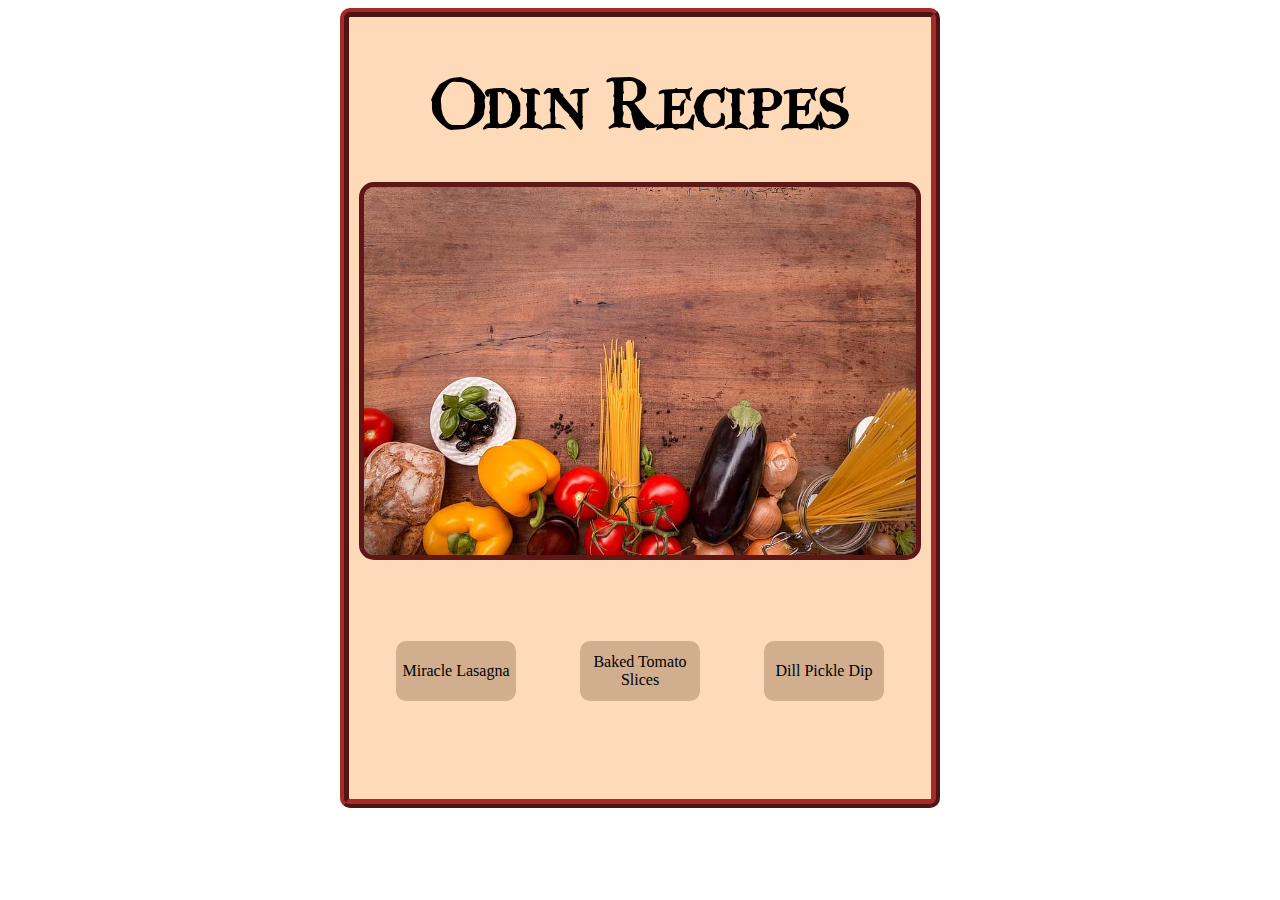
<file: index.html>
<!DOCTYPE html>
<html lang="en">
    <head>
        <meta charset="UTF-8">
        <title>Papa's Pizzeria</title>
        <link rel="stylesheet" href="Styles.css">
    </head>

    <body>
        
     <div class="whole">
        <h1 id="odin">Odin Recipes</h1>
        <img src="images/Kitchen.jpg" alt="Kitchen-art">
        <div class="menu">
            <a class="meal" href="recipes/lasagna.html">Miracle Lasagna</a>
            <a class="meal" id="tomato" href="recipes/baked-tomato-slices.html">Baked Tomato Slices</a>
            <a class="meal" href="recipes/dill-pickle-dip.html">Dill Pickle Dip</a>
        </div>
     </div>
    </body>
</html>
</file>
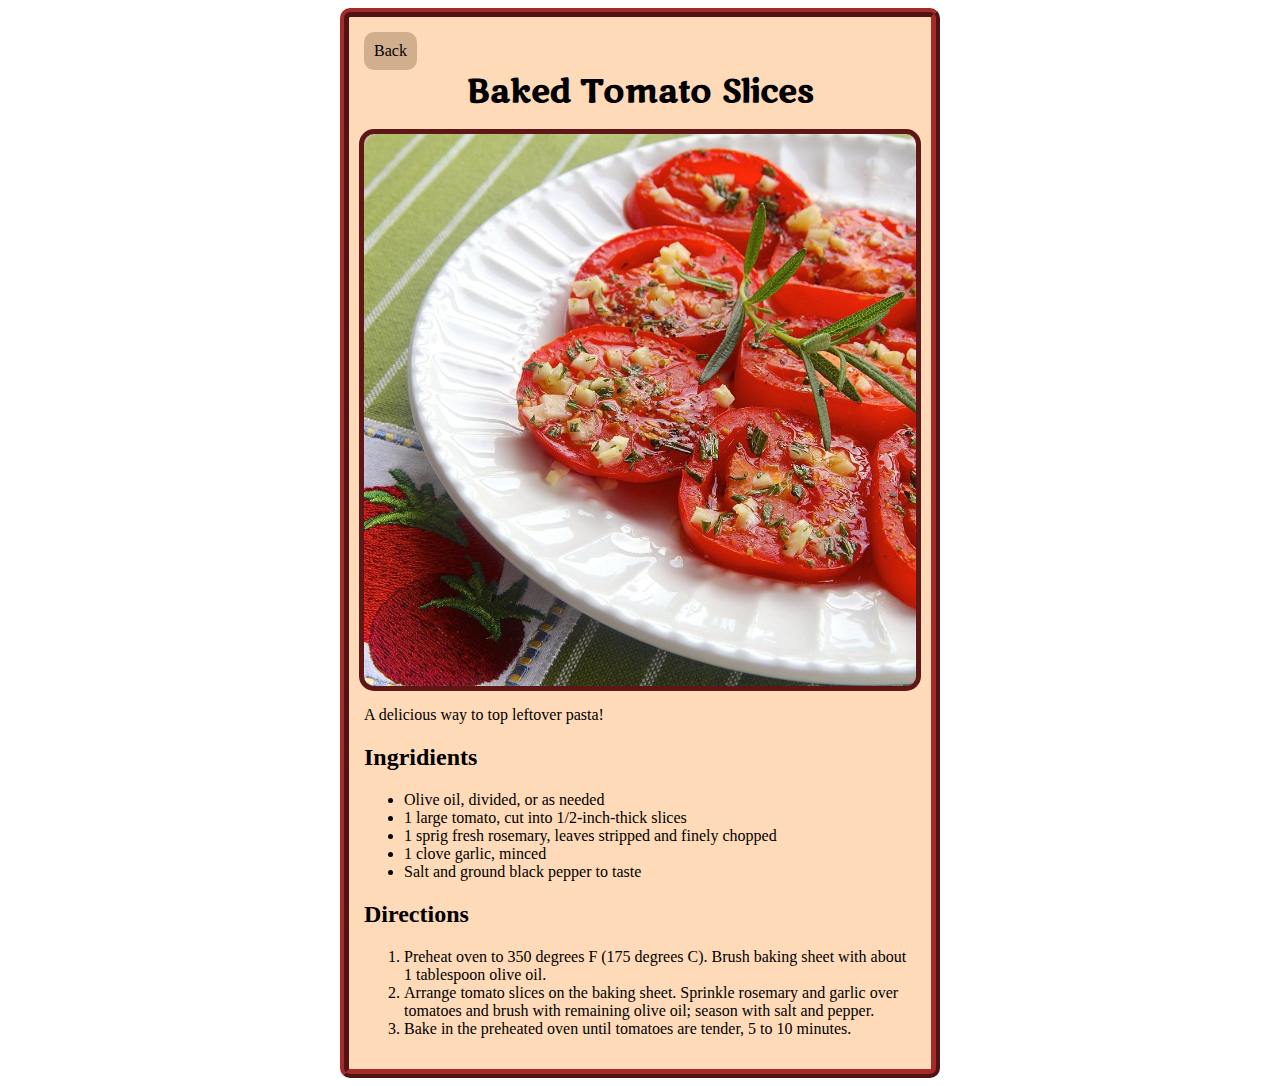
<file: recipes/baked-tomato-slices.html>
<!DOCTYPE html>
<html lang="en">
    <head>
        <meta charset="UTF-8">
        <link href="https://fonts.googleapis.com/css2?family=Marko+One&display=swap" rel="stylesheet">
        <title>Baked Tomato Slices</title>
        <link rel="stylesheet" href="../Styles.css">
    </head>

    <body>
       <div class="whole">
        <a class="back" href="../index.html">Back</a>   
        <h1 class="titles">Baked Tomato Slices</h1>
        <img class="format" src="../images/Baked_Tomatoes.jpg">
        <p>A delicious way to top leftover pasta!</p>
        <h2>Ingridients</h2>
        <ul>
            <li>Olive oil, divided, or as needed</li>
            <li>1 large tomato, cut into 1/2-inch-thick slices</li>
            <li>1 sprig fresh rosemary, leaves stripped and finely chopped</li>
            <li>1 clove garlic, minced</li>
            <li>Salt and ground black pepper to taste</li>
        </ul>
        <h2>Directions</h2>
        <ol>
            <li>Preheat oven to 350 degrees F (175 degrees C). Brush baking sheet with about 1 tablespoon olive oil.</li>
            <li>Arrange tomato slices on the baking sheet. Sprinkle rosemary and garlic over tomatoes and brush with remaining olive oil; season with salt and pepper.</li>
            <li>Bake in the preheated oven until tomatoes are tender, 5 to 10 minutes.</li>
        </ol>
       </div> 
    </body>
</html>
</file>
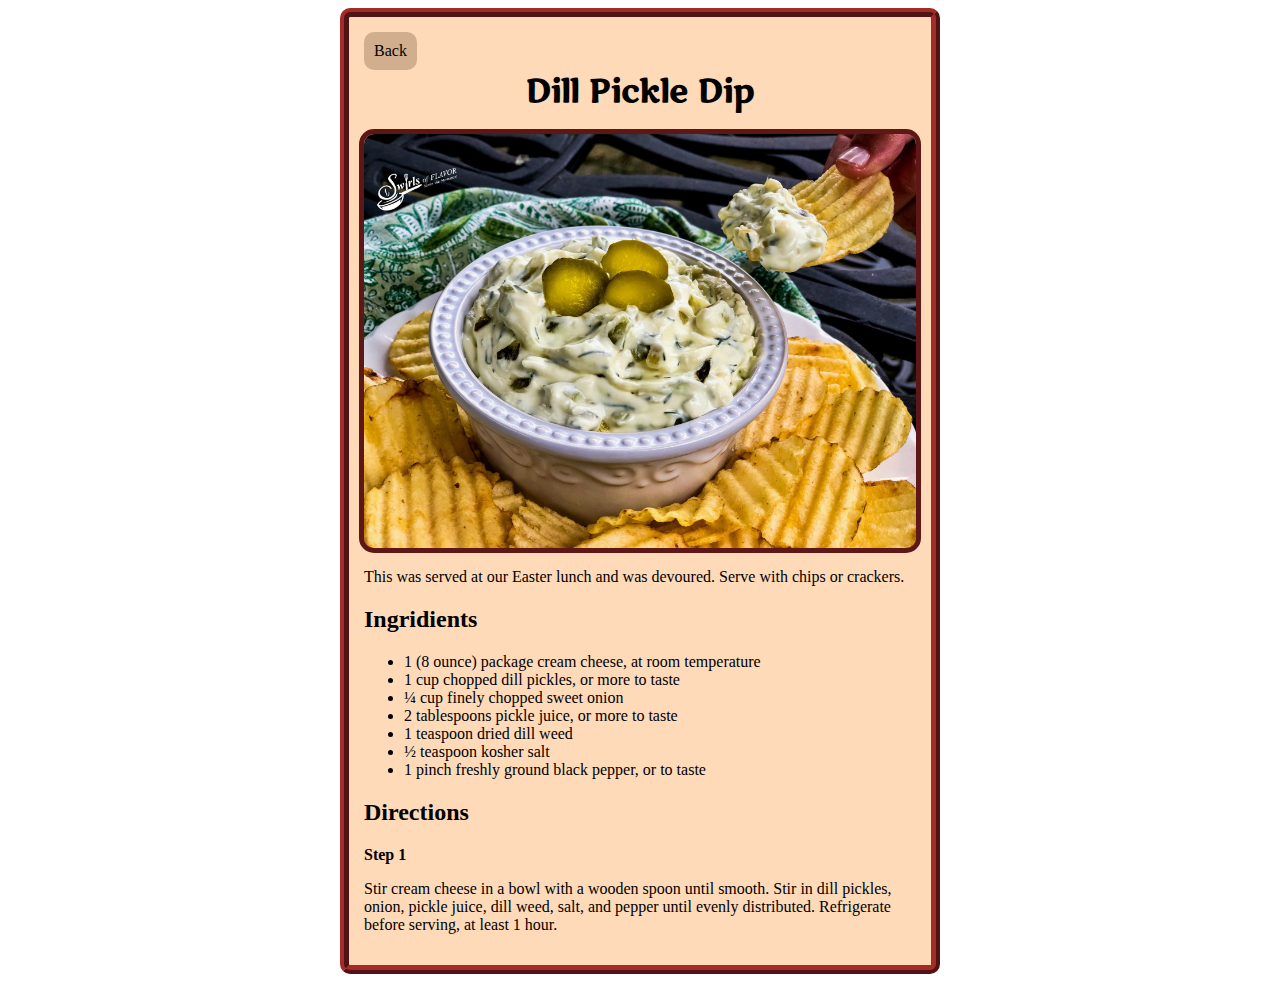
<file: recipes/dill-pickle-dip.html>
<!DOCTYPE html>
<html lang="en">
    <head>
        <meta charset="UTF-8">
        <link href="https://fonts.googleapis.com/css2?family=Marko+One&display=swap" rel="stylesheet">
        <title>Dill Pickle Dip</title>
        <link rel="stylesheet" href="../Styles.css">
    </head>
    <body>
       <div class="whole">
        <a class="back" href="../index.html">Back</a>
        <h1 class="titles">Dill Pickle Dip</h1>
        <img class="format" src="../images/Dill-Pickle-Dip-resized.jpg">
        <p>This was served at our Easter lunch and was devoured. Serve with chips or crackers.</p>
        <h2>Ingridients</h2>
        <ul>
            <li>1 (8 ounce) package cream cheese, at room temperature</li>
            <li>1 cup chopped dill pickles, or more to taste</li>
            <li>¼ cup finely chopped sweet onion</li>
            <li>2 tablespoons pickle juice, or more to taste</li>
            <li>1 teaspoon dried dill weed</li>
            <li>½ teaspoon kosher salt</li>
            <li>1 pinch freshly ground black pepper, or to taste</li>
        </ul>
        <h2>Directions</h2>
        <strong>Step 1</strong>
        <p>Stir cream cheese in a bowl with a wooden spoon until smooth. Stir in dill pickles, onion, pickle juice, dill weed, salt, and pepper until evenly distributed. Refrigerate before serving, at least 1 hour.</p>
       </div>
    </body>
</html>
</file>
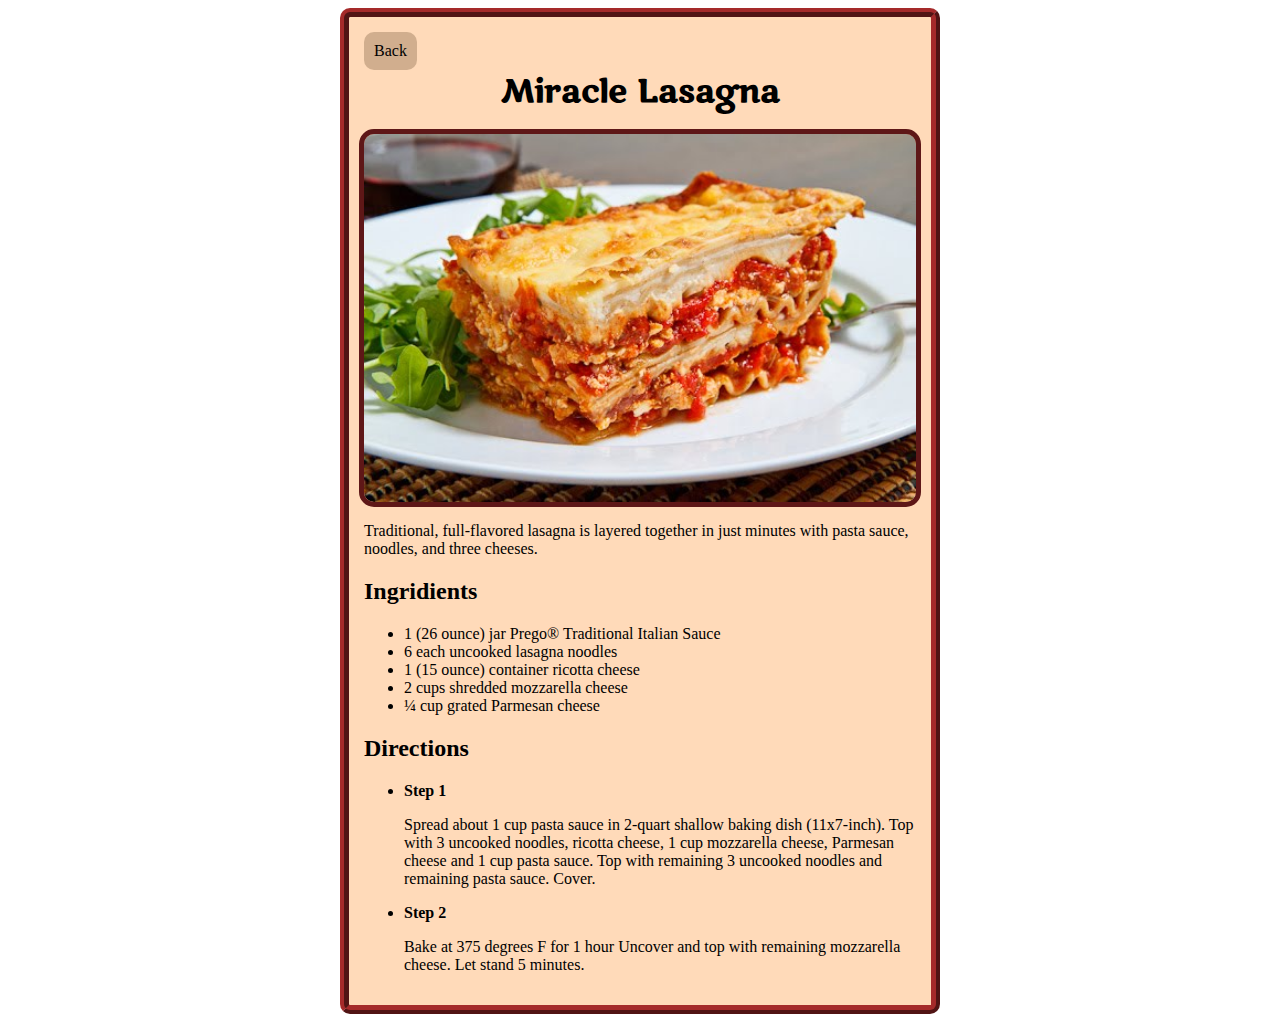
<file: recipes/lasagna.html>
<!DOCTYPE html>
<html lang="en">
    <head>
        <meta charset="UTF-8">
        <link href="https://fonts.googleapis.com/css2?family=Marko+One&display=swap" rel="stylesheet">
        <link href="../Styles.css" rel="stylesheet">
        <title>Lasagna</title>
    </head>

    <body>
      <div class="whole">
      <a class="back" href="../index.html">Back</a>
      <h1 class="titles">Miracle Lasagna</h1>
      <img src="../images/lasagna.jpg" alt="Lasagna">
      <p>Traditional, full-flavored lasagna is layered together in just minutes with pasta sauce, noodles, and three cheeses.</p>
      <h2>Ingridients</h2>
        <ul>
          <li>1 (26 ounce) jar Prego® Traditional Italian Sauce</li>
          <li>6 each uncooked lasagna noodles</li>
          <li>1 (15 ounce) container ricotta cheese</li>
          <li>2 cups shredded mozzarella cheese</li>
          <li>¼ cup grated Parmesan cheese</li>
        </ul>
      <h2>Directions</h2>
        <ul>
          <li><strong>Step 1</strong><p>Spread about 1 cup pasta sauce in 2-quart shallow baking dish (11x7-inch). Top with 3 uncooked noodles, ricotta cheese, 1 cup mozzarella cheese, Parmesan cheese and 1 cup pasta sauce. Top with remaining 3 uncooked noodles and remaining pasta sauce. Cover.</p></li>
          <li><strong>Step 2</strong><p>Bake at 375 degrees F for 1 hour Uncover and top with remaining mozzarella cheese. Let stand 5 minutes.</p></li>
        </ul>
     </div>
    </body>
    </html>
</file>
<file: Styles.css>
html {
    box-sizing: border-box;
  }
  *, *::before, *::after {
    box-sizing: inherit;
  }

@font-face {
    src: url(fonts/FloralCapitals.ttf);
    font-family: floral;
}
@font-face {
    src: url(fonts/valdemar.ttf);
    font-family: valdemar;
}


#odin {
    font-family: valdemar, sans-serif;
    font-size: 60px;
}

.titles {
    font-family: 'Marko One', serif;
    margin-top: 0;
}

.whole {
    width: 600px;
    background-color: peachpuff;
    border: 9px ridge brown;
    border-radius: 10px;
    padding: 15px;
    margin: auto
    
}

h1 {
    text-align: center
}

img {
    width: 552px;
    height: auto;
    outline: 5px solid rgb(94, 23, 23);
    border-radius: 10px;
}

.menu {
    height: 225px;
    display: flex;
    justify-content: space-around;
    align-items: center;
}
.meal {
    width: 120px;
    height: 60px;
    display: inline-block;
    background-color: rgb(209, 174, 142);
    border-radius: 10px;
    text-align: center;
    padding: 21px 0; 
}
.meal:hover,  .meal:active {
    outline: 2px solid brown;
}

div div a {
    margin: 21px 0px;
    display: inline-block;
}

#tomato {
    padding: 12px 0;
}

a:link, a:visited {
    color: black;
    text-decoration: none;
}

a.back:visited, a.back:link{
    background-color: rgb(209, 174, 142);
    padding: 10px;
    border-radius: 10px;
    display: inline-block;
}
a.back:hover, a.back:active {
    outline: 2px solid brown;
}
</file>
